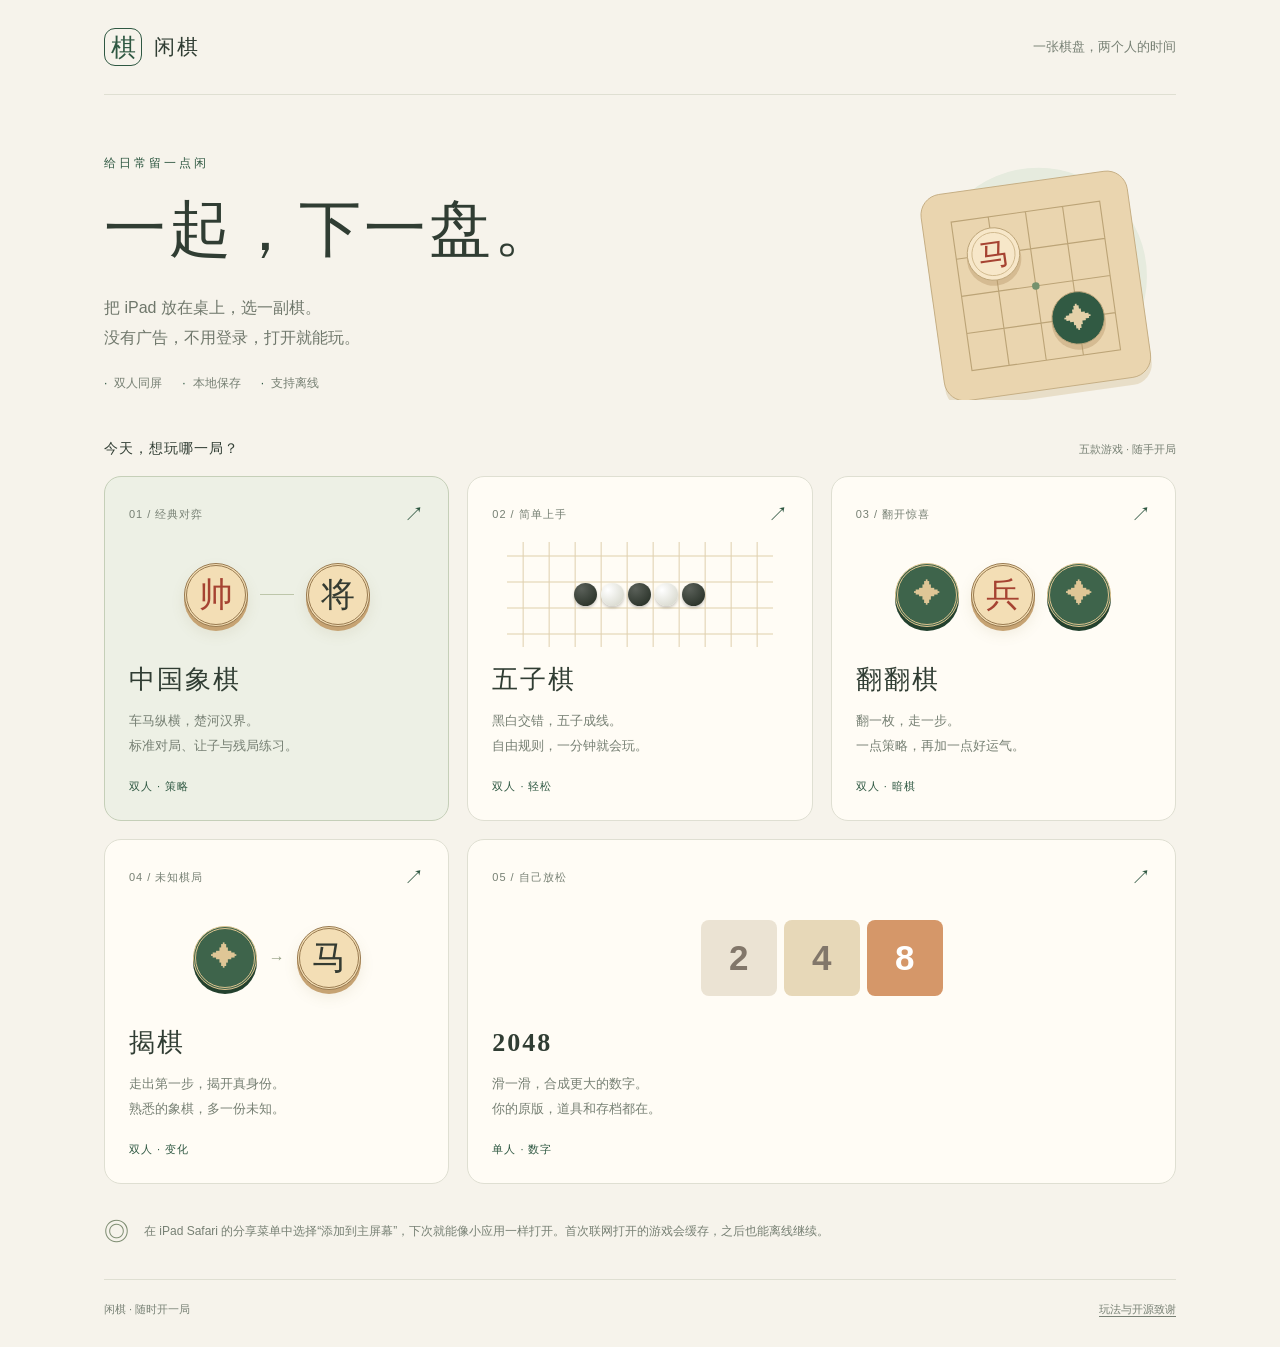
<file: index.html>
<!doctype html>
<html lang="zh-CN">
<head>
  <meta charset="utf-8">
  <meta name="viewport" content="width=device-width, initial-scale=1, viewport-fit=cover">
  <meta name="theme-color" content="#f6f3eb">
  <meta name="apple-mobile-web-app-capable" content="yes">
  <meta name="apple-mobile-web-app-title" content="闲棋">
  <title>闲棋 · 一起下一盘</title>
  <link rel="manifest" href="manifest.webmanifest">
  <link rel="icon" href="assets/icons/app-icon.svg" type="image/svg+xml">
  <link rel="apple-touch-icon" href="assets/icons/app-icon.png">
  <link rel="stylesheet" href="collection.css">
</head>
<body>
  <main class="home shell">
    <header class="site-header"><a class="brand" href="./"><span class="brand-mark">棋</span>闲棋</a><span class="header-note">一张棋盘，两个人的时间</span></header>
    <section class="home-intro">
      <div class="hero-copy">
      <p class="eyebrow">给日常留一点闲</p>
      <h1>一起，下一盘。</h1>
      <p class="intro-copy">把 iPad 放在桌上，选一副棋。<br>没有广告，不用登录，打开就能玩。</p>
      <div class="intro-tags"><span>双人同屏</span><span>本地保存</span><span>支持离线</span></div>
      </div>
      <svg class="hero-art" viewBox="0 0 320 270" aria-hidden="true">
        <circle cx="173" cy="138" r="116" fill="#e6ebde"/>
        <g transform="translate(58 38) rotate(-8 106 100)">
          <rect x="0" y="8" width="222" height="222" rx="22" fill="#c7ab78" opacity=".3"/>
          <rect width="222" height="222" rx="22" fill="#ead5af" stroke="#c6af85"/>
          <path d="M31 31H191V191H31ZM71 31V191M111 31V191M151 31V191M31 71H191M31 111H191M31 151H191" fill="none" stroke="#bca477" stroke-width="1.2"/>
          <circle cx="71" cy="76" r="29" fill="#b39566" opacity=".4"/>
          <circle cx="71" cy="71" r="28" fill="#f7e7c9" stroke="#bca477"/>
          <circle cx="71" cy="71" r="23" fill="none" stroke="#d0b98e"/>
          <text x="71" y="83" text-anchor="middle" font-family="Songti SC,SimSun,serif" font-size="33" fill="#a64332">马</text>
          <circle cx="151" cy="156" r="29" fill="#b39566" opacity=".4"/>
          <circle cx="151" cy="151" r="28" fill="#315a43" stroke="#bda77c"/>
          <text x="151" y="162" text-anchor="middle" font-size="30" fill="#e4d1a9">✦</text>
          <circle cx="111" cy="111" r="4" fill="#75926e"/>
        </g>
      </svg>
    </section>
    <div class="section-heading"><h2>今天，想玩哪一局？</h2><span>五款游戏 · 随手开局</span></div>
    <nav class="game-grid" aria-label="选择游戏">
      <a class="game-card featured" href="board.html?game=xiangqi">
        <div class="card-heading"><span class="card-number">01 / 经典对弈</span><span class="card-arrow" aria-hidden="true">↗</span></div>
        <div class="card-art xiangqi-art" aria-hidden="true"><span class="mini-piece red">帅</span><i></i><span class="mini-piece black">将</span></div>
        <h2>中国象棋</h2><p>车马纵横，楚河汉界。<br>标准对局、让子与残局练习。</p><span class="card-meta">双人 · 策略</span>
      </a>
      <a class="game-card" href="board.html?game=gomoku">
        <div class="card-heading"><span class="card-number">02 / 简单上手</span><span class="card-arrow" aria-hidden="true">↗</span></div>
        <div class="card-art gomoku-art" aria-hidden="true"><b></b><b></b><b></b><b></b><b></b></div>
        <h2>五子棋</h2><p>黑白交错，五子成线。<br>自由规则，一分钟就会玩。</p><span class="card-meta">双人 · 轻松</span>
      </a>
      <a class="game-card" href="board.html?game=banqi">
        <div class="card-heading"><span class="card-number">03 / 翻开惊喜</span><span class="card-arrow" aria-hidden="true">↗</span></div>
        <div class="card-art banqi-art" aria-hidden="true"><span class="mini-piece covered">✦</span><span class="mini-piece red">兵</span><span class="mini-piece covered">✦</span></div>
        <h2>翻翻棋</h2><p>翻一枚，走一步。<br>一点策略，再加一点好运气。</p><span class="card-meta">双人 · 暗棋</span>
      </a>
      <a class="game-card" href="board.html?game=jieqi">
        <div class="card-heading"><span class="card-number">04 / 未知棋局</span><span class="card-arrow" aria-hidden="true">↗</span></div>
        <div class="card-art jieqi-art" aria-hidden="true"><span class="mini-piece covered">✦</span><span class="reveal-arrow">→</span><span class="mini-piece black">马</span></div>
        <h2>揭棋</h2><p>走出第一步，揭开真身份。<br>熟悉的象棋，多一份未知。</p><span class="card-meta">双人 · 变化</span>
      </a>
      <a class="game-card number-card" href="2048.html">
        <div class="card-heading"><span class="card-number">05 / 自己放松</span><span class="card-arrow" aria-hidden="true">↗</span></div>
        <div class="card-art number-art" aria-hidden="true"><span>2</span><span>4</span><span>8</span></div>
        <h2>2048</h2><p>滑一滑，合成更大的数字。<br>你的原版，道具和存档都在。</p><span class="card-meta">单人 · 数字</span>
      </a>
    </nav>
    <aside class="home-note"><span aria-hidden="true">◎</span><p>在 iPad Safari 的分享菜单中选择“添加到主屏幕”，下次就能像小应用一样打开。首次联网打开的游戏会缓存，之后也能离线继续。</p></aside>
    <footer class="site-footer"><span>闲棋 · 随时开一局</span><a href="about.html">玩法与开源致谢</a></footer>
  </main>
  <script src="js/pwa.js"></script>
</body>
</html>
</file>
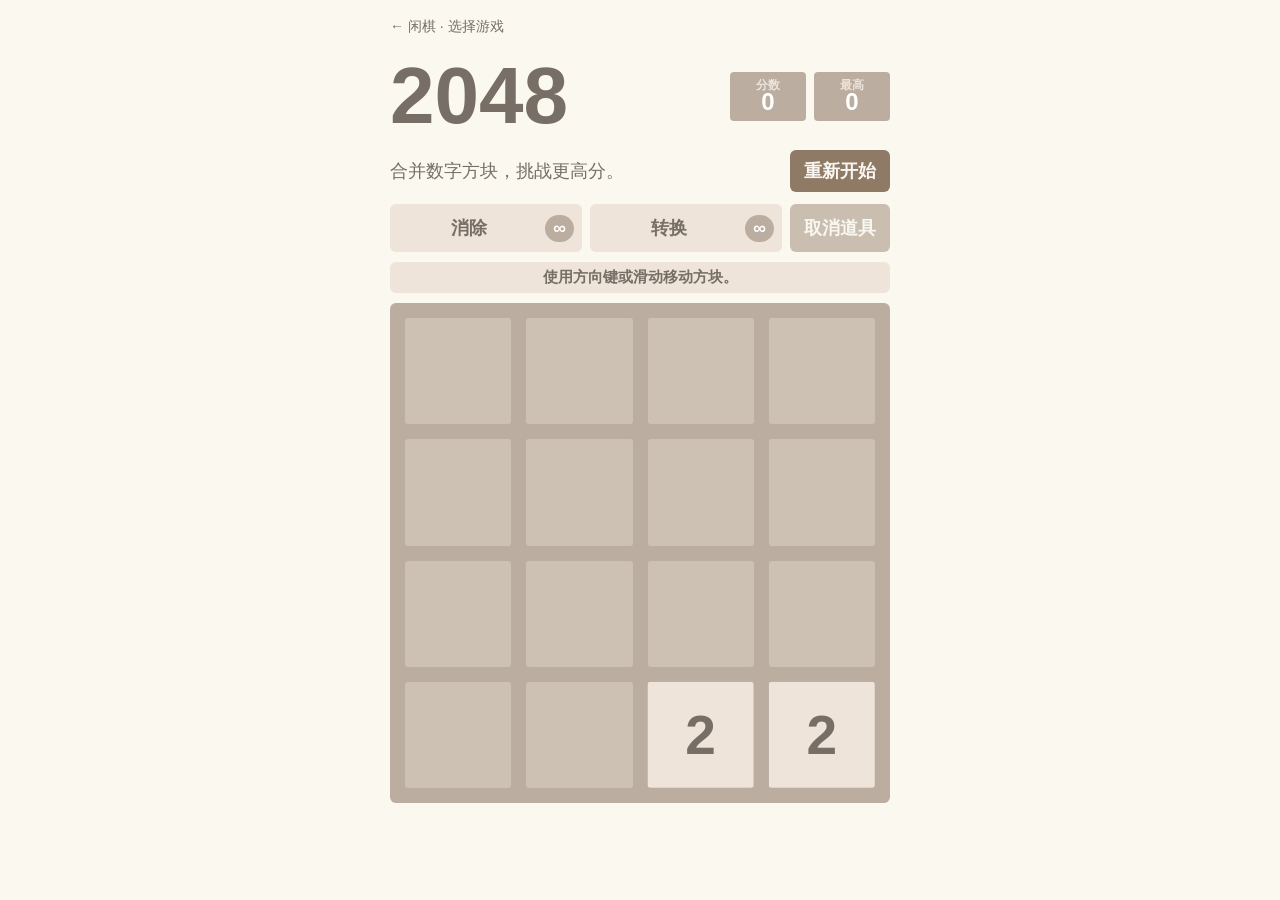
<file: 2048.html>
<!doctype html>
<html lang="zh-CN">
  <head>
    <meta charset="utf-8">
    <meta name="viewport" content="width=device-width, initial-scale=1, viewport-fit=cover">
    <meta name="theme-color" content="#faf8ef">
    <meta name="apple-mobile-web-app-capable" content="yes">
    <meta name="apple-mobile-web-app-title" content="2048">
    <meta name="apple-mobile-web-app-status-bar-style" content="default">
    <title>2048</title>
    <link rel="manifest" href="manifest.webmanifest">
    <link rel="apple-touch-icon" href="assets/icons/app-icon.png">
    <link rel="icon" href="assets/icons/app-icon.svg" type="image/svg+xml">
    <link rel="stylesheet" href="style.css">
  </head>
  <body>
    <main class="container">
      <nav class="collection-back"><a href="./">← 闲棋 · 选择游戏</a></nav>
      <header class="heading">
        <h1 class="title">2048</h1>
        <div class="scores-container" aria-label="分数统计">
          <div class="score-container">0</div>
          <div class="best-container">0</div>
        </div>
      </header>

      <section class="above-game">
        <p class="game-intro">合并数字方块，挑战更高分。</p>
        <button class="restart-button" type="button">重新开始</button>
      </section>

      <section class="tool-bar" aria-label="道具">
        <button class="tool-button hammer-button" type="button">
          <span>消除</span>
          <strong class="hammer-count">∞</strong>
        </button>
        <button class="tool-button brush-button" type="button">
          <span>转换</span>
          <strong class="brush-count">∞</strong>
        </button>
        <button class="cancel-tool-button" type="button">取消道具</button>
      </section>

      <p class="status-text">使用方向键或滑动移动方块。</p>

      <section class="game-container" aria-label="2048 棋盘">
        <div class="game-message">
          <p></p>
          <span class="game-rescue-hint">撤回一步或使用上方道具救回本局</span>
          <div class="lower">
            <button class="undo-button" type="button">撤回一步</button>
            <button class="retry-button" type="button">再来一局</button>
          </div>
        </div>

        <div class="grid-container" aria-hidden="true">
          <button class="grid-cell" type="button" data-x="0" data-y="0"></button>
          <button class="grid-cell" type="button" data-x="1" data-y="0"></button>
          <button class="grid-cell" type="button" data-x="2" data-y="0"></button>
          <button class="grid-cell" type="button" data-x="3" data-y="0"></button>
          <button class="grid-cell" type="button" data-x="0" data-y="1"></button>
          <button class="grid-cell" type="button" data-x="1" data-y="1"></button>
          <button class="grid-cell" type="button" data-x="2" data-y="1"></button>
          <button class="grid-cell" type="button" data-x="3" data-y="1"></button>
          <button class="grid-cell" type="button" data-x="0" data-y="2"></button>
          <button class="grid-cell" type="button" data-x="1" data-y="2"></button>
          <button class="grid-cell" type="button" data-x="2" data-y="2"></button>
          <button class="grid-cell" type="button" data-x="3" data-y="2"></button>
          <button class="grid-cell" type="button" data-x="0" data-y="3"></button>
          <button class="grid-cell" type="button" data-x="1" data-y="3"></button>
          <button class="grid-cell" type="button" data-x="2" data-y="3"></button>
          <button class="grid-cell" type="button" data-x="3" data-y="3"></button>
        </div>

        <div class="tile-container"></div>
      </section>

      <aside class="rank-panel hidden" aria-label="选择目标数字">
        <div class="rank-panel-inner">
          <h2>修改为</h2>
          <div class="rank-options"></div>
          <button class="cancel-rank-button" type="button">取消</button>
        </div>
      </aside>

      <aside class="install-tip hidden">
        <p>iPhone Safari 可点分享按钮，然后选择“添加到主屏幕”。</p>
        <button class="close-install-tip" type="button" aria-label="关闭提示">×</button>
      </aside>
    </main>

    <script src="js/bind_polyfill.js"></script>
    <script src="js/classlist_polyfill.js"></script>
    <script src="js/animframe_polyfill.js"></script>
    <script src="js/keyboard_input_manager.js"></script>
    <script src="js/html_actuator.js"></script>
    <script src="js/grid.js"></script>
    <script src="js/tile.js"></script>
    <script src="js/local_storage_manager.js"></script>
    <script src="js/game_manager.js"></script>
    <script src="js/application.js"></script>
  </body>
</html>
</file>
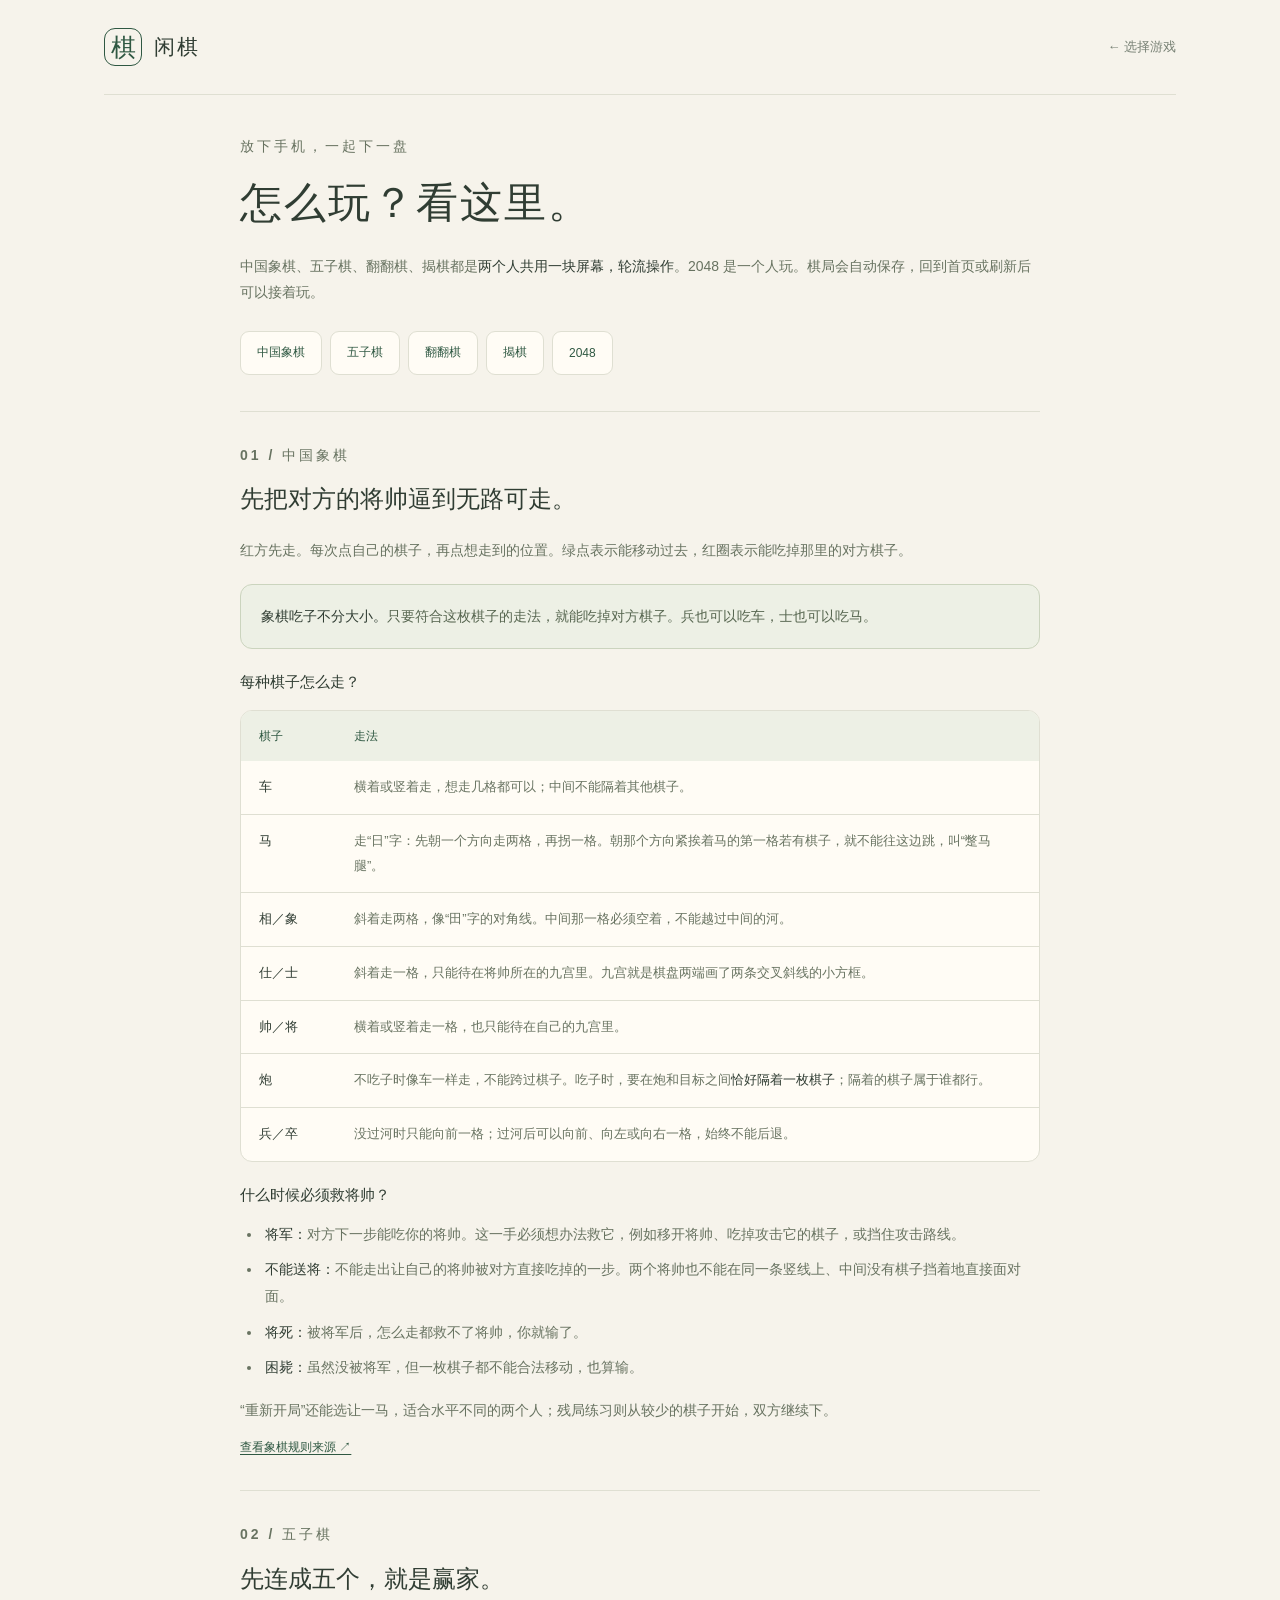
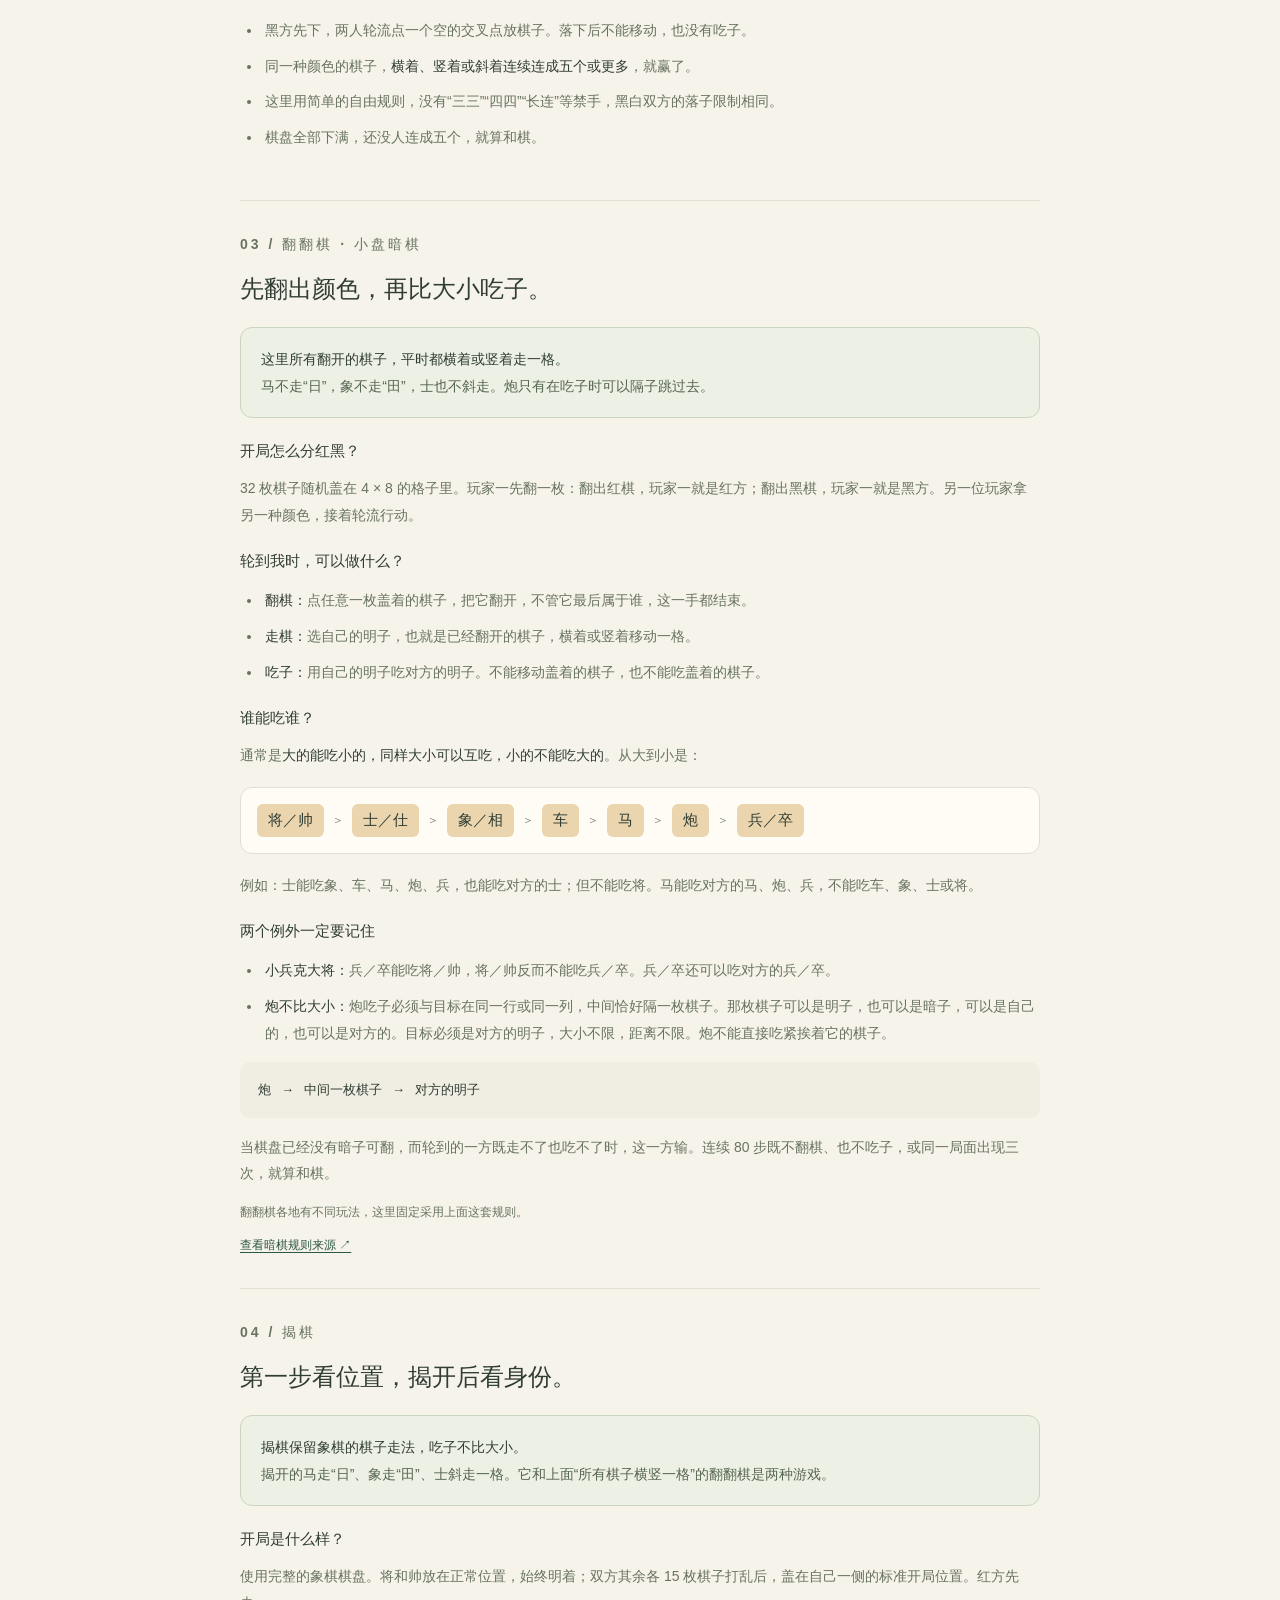
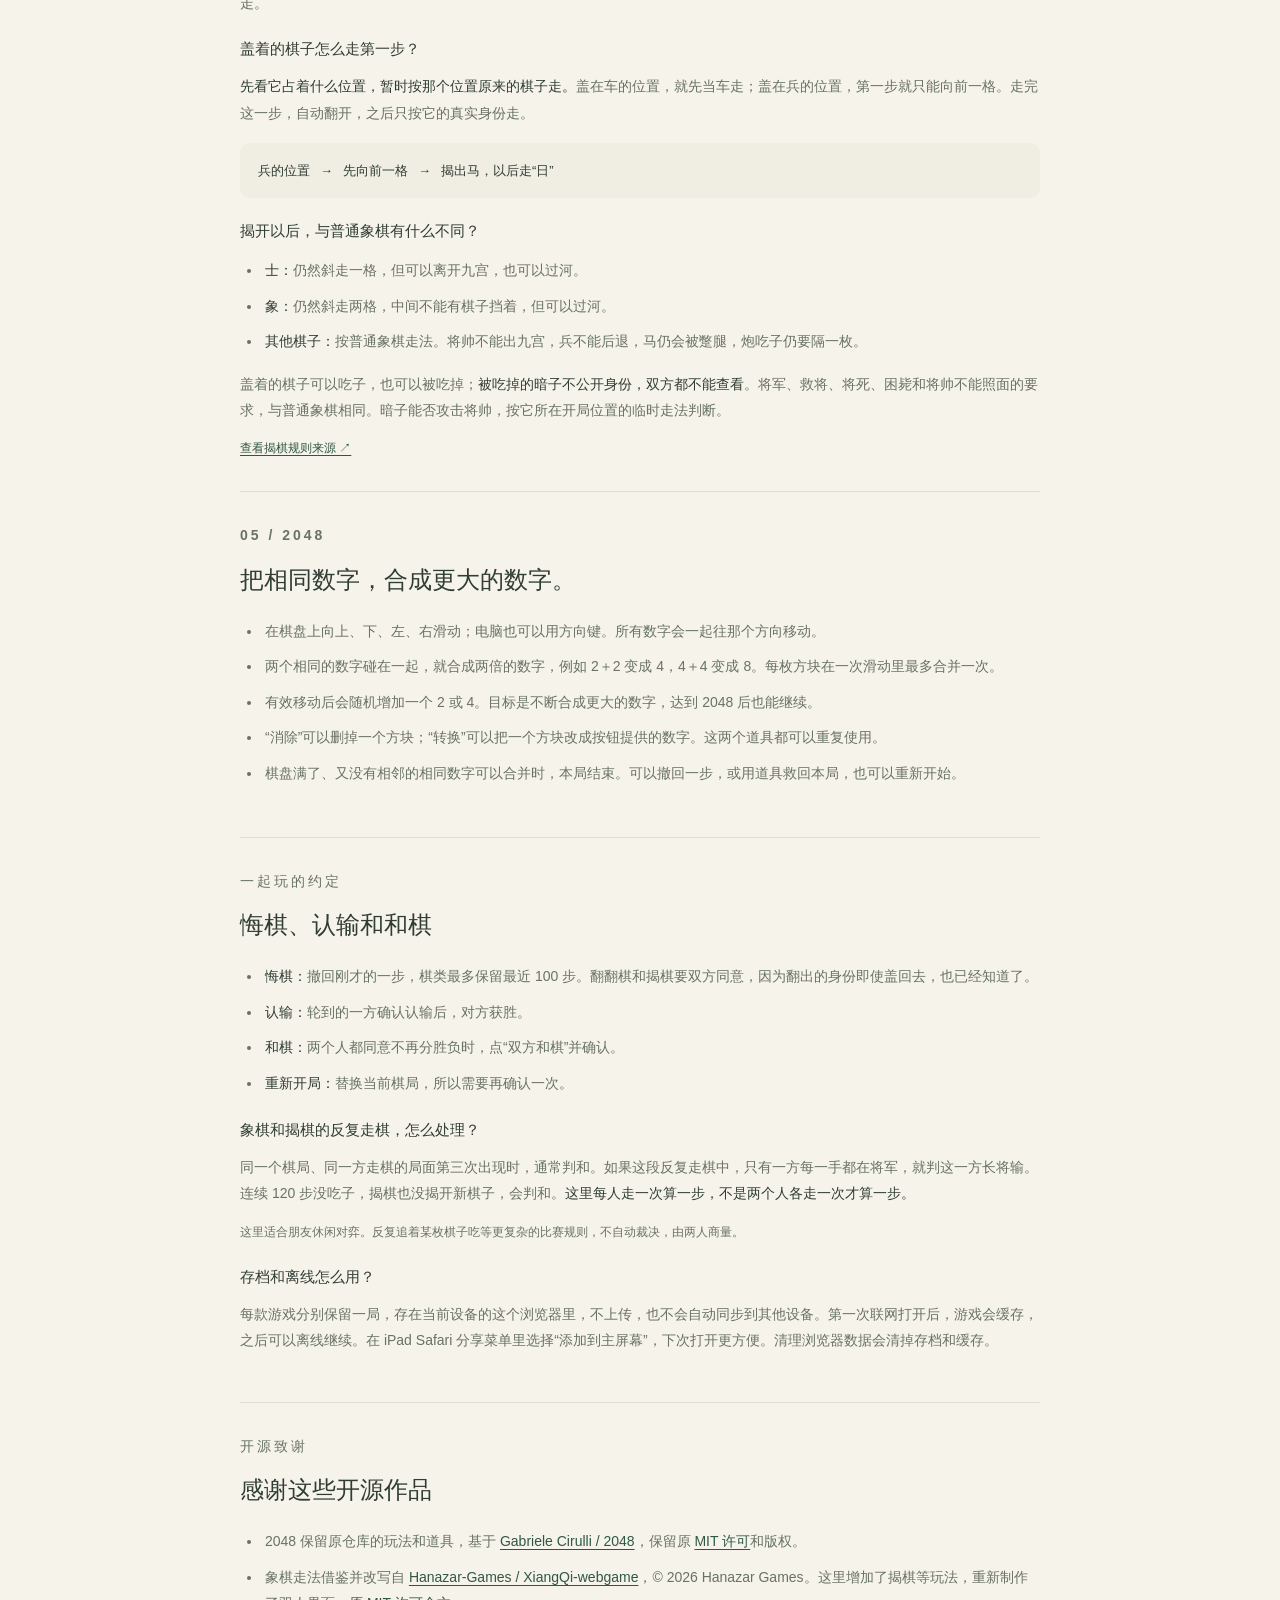
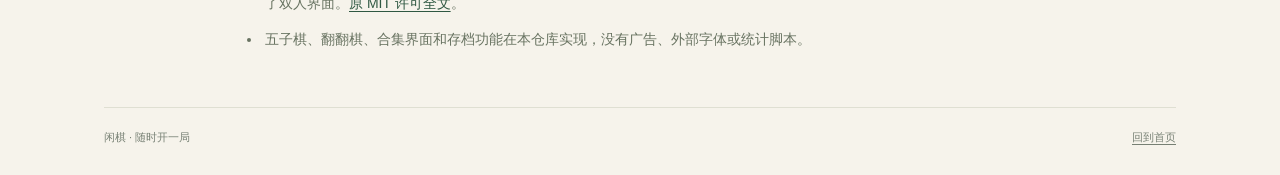
<file: about.html>
<!doctype html>
<html lang="zh-CN">
<head>
  <meta charset="utf-8"><meta name="viewport" content="width=device-width, initial-scale=1, viewport-fit=cover">
  <meta name="theme-color" content="#f6f3eb"><title>怎么玩 · 闲棋</title>
  <link rel="stylesheet" href="collection.css"><link rel="manifest" href="manifest.webmanifest"><link rel="icon" href="assets/icons/app-icon.svg">
</head>
<body><main class="shell">
  <header class="site-header"><a class="brand" href="./"><span class="brand-mark">棋</span>闲棋</a><a class="back-link" href="./">← 选择游戏</a></header>
  <article class="about-content">
    <p class="eyebrow">放下手机，一起下一盘</p><h1>怎么玩？看这里。</h1>
    <p class="rules-intro">中国象棋、五子棋、翻翻棋、揭棋都是<strong>两个人共用一块屏幕，轮流操作</strong>。2048 是一个人玩。棋局会自动保存，回到首页或刷新后可以接着玩。</p>
    <nav class="rules-nav" aria-label="跳到游戏规则"><a href="#xiangqi">中国象棋</a><a href="#gomoku">五子棋</a><a href="#banqi">翻翻棋</a><a href="#jieqi">揭棋</a><a href="#2048">2048</a></nav>

    <section id="xiangqi" class="rule-section">
      <p class="eyebrow">01 / 中国象棋</p><h2>先把对方的将帅逼到无路可走。</h2>
      <p>红方先走。每次点自己的棋子，再点想走到的位置。绿点表示能移动过去，红圈表示能吃掉那里的对方棋子。</p>
      <div class="rule-callout"><strong>象棋吃子不分大小。</strong>只要符合这枚棋子的走法，就能吃掉对方棋子。兵也可以吃车，士也可以吃马。</div>
      <h3>每种棋子怎么走？</h3>
      <table class="rules-table"><thead><tr><th scope="col">棋子</th><th scope="col">走法</th></tr></thead><tbody>
        <tr><th scope="row">车</th><td>横着或竖着走，想走几格都可以；中间不能隔着其他棋子。</td></tr>
        <tr><th scope="row">马</th><td>走“日”字：先朝一个方向走两格，再拐一格。朝那个方向紧挨着马的第一格若有棋子，就不能往这边跳，叫“蹩马腿”。</td></tr>
        <tr><th scope="row">相／象</th><td>斜着走两格，像“田”字的对角线。中间那一格必须空着，不能越过中间的河。</td></tr>
        <tr><th scope="row">仕／士</th><td>斜着走一格，只能待在将帅所在的九宫里。九宫就是棋盘两端画了两条交叉斜线的小方框。</td></tr>
        <tr><th scope="row">帅／将</th><td>横着或竖着走一格，也只能待在自己的九宫里。</td></tr>
        <tr><th scope="row">炮</th><td>不吃子时像车一样走，不能跨过棋子。吃子时，要在炮和目标之间<strong>恰好隔着一枚棋子</strong>；隔着的棋子属于谁都行。</td></tr>
        <tr><th scope="row">兵／卒</th><td>没过河时只能向前一格；过河后可以向前、向左或向右一格，始终不能后退。</td></tr>
      </tbody></table>
      <h3>什么时候必须救将帅？</h3>
      <ul><li><strong>将军：</strong>对方下一步能吃你的将帅。这一手必须想办法救它，例如移开将帅、吃掉攻击它的棋子，或挡住攻击路线。</li><li><strong>不能送将：</strong>不能走出让自己的将帅被对方直接吃掉的一步。两个将帅也不能在同一条竖线上、中间没有棋子挡着地直接面对面。</li><li><strong>将死：</strong>被将军后，怎么走都救不了将帅，你就输了。</li><li><strong>困毙：</strong>虽然没被将军，但一枚棋子都不能合法移动，也算输。</li></ul>
      <p>“重新开局”还能选让一马，适合水平不同的两个人；残局练习则从较少的棋子开始，双方继续下。</p>
      <a class="rule-source" href="https://www.xiangqi.com/how-to-play-xiangqi">查看象棋规则来源 ↗</a>
    </section>

    <section id="gomoku" class="rule-section">
      <p class="eyebrow">02 / 五子棋</p><h2>先连成五个，就是赢家。</h2>
      <ul><li>黑方先下，两人轮流点一个空的交叉点放棋子。落下后不能移动，也没有吃子。</li><li>同一种颜色的棋子，<strong>横着、竖着或斜着连续连成五个或更多</strong>，就赢了。</li><li>这里用简单的自由规则，没有“三三”“四四”“长连”等禁手，黑白双方的落子限制相同。</li><li>棋盘全部下满，还没人连成五个，就算和棋。</li></ul>
    </section>

    <section id="banqi" class="rule-section">
      <p class="eyebrow">03 / 翻翻棋 · 小盘暗棋</p><h2>先翻出颜色，再比大小吃子。</h2>
      <div class="rule-callout"><strong>这里所有翻开的棋子，平时都横着或竖着走一格。</strong><br>马不走“日”，象不走“田”，士也不斜走。炮只有在吃子时可以隔子跳过去。</div>
      <h3>开局怎么分红黑？</h3>
      <p>32 枚棋子随机盖在 4 × 8 的格子里。玩家一先翻一枚：翻出红棋，玩家一就是红方；翻出黑棋，玩家一就是黑方。另一位玩家拿另一种颜色，接着轮流行动。</p>
      <h3>轮到我时，可以做什么？</h3>
      <ul><li><strong>翻棋：</strong>点任意一枚盖着的棋子，把它翻开，不管它最后属于谁，这一手都结束。</li><li><strong>走棋：</strong>选自己的明子，也就是已经翻开的棋子，横着或竖着移动一格。</li><li><strong>吃子：</strong>用自己的明子吃对方的明子。不能移动盖着的棋子，也不能吃盖着的棋子。</li></ul>
      <h3>谁能吃谁？</h3>
      <p>通常是<strong>大的能吃小的，同样大小可以互吃，小的不能吃大的</strong>。从大到小是：</p>
      <div class="rank-order" aria-label="从大到小：将帅、士仕、象相、车、马、炮、兵卒"><span>将／帅</span><b>＞</b><span>士／仕</span><b>＞</b><span>象／相</span><b>＞</b><span>车</span><b>＞</b><span>马</span><b>＞</b><span>炮</span><b>＞</b><span>兵／卒</span></div>
      <p>例如：士能吃象、车、马、炮、兵，也能吃对方的士；但不能吃将。马能吃对方的马、炮、兵，不能吃车、象、士或将。</p>
      <h3>两个例外一定要记住</h3>
      <ul><li><strong>小兵克大将：</strong>兵／卒能吃将／帅，将／帅反而不能吃兵／卒。兵／卒还可以吃对方的兵／卒。</li><li><strong>炮不比大小：</strong>炮吃子必须与目标在同一行或同一列，中间恰好隔一枚棋子。那枚棋子可以是明子，也可以是暗子，可以是自己的，也可以是对方的。目标必须是对方的明子，大小不限，距离不限。炮不能直接吃紧挨着它的棋子。</li></ul>
      <div class="rule-example"><span>炮</span><span>→</span><span>中间一枚棋子</span><span>→</span><span>对方的明子</span></div>
      <p>当棋盘已经没有暗子可翻，而轮到的一方既走不了也吃不了时，这一方输。连续 80 步既不翻棋、也不吃子，或同一局面出现三次，就算和棋。</p>
      <p class="rule-small">翻翻棋各地有不同玩法，这里固定采用上面这套规则。</p><a class="rule-source" href="https://zh.wikipedia.org/wiki/暗棋">查看暗棋规则来源 ↗</a>
    </section>

    <section id="jieqi" class="rule-section">
      <p class="eyebrow">04 / 揭棋</p><h2>第一步看位置，揭开后看身份。</h2>
      <div class="rule-callout"><strong>揭棋保留象棋的棋子走法，吃子不比大小。</strong><br>揭开的马走“日”、象走“田”、士斜走一格。它和上面“所有棋子横竖一格”的翻翻棋是两种游戏。</div>
      <h3>开局是什么样？</h3>
      <p>使用完整的象棋棋盘。将和帅放在正常位置，始终明着；双方其余各 15 枚棋子打乱后，盖在自己一侧的标准开局位置。红方先走。</p>
      <h3>盖着的棋子怎么走第一步？</h3>
      <p><strong>先看它占着什么位置，暂时按那个位置原来的棋子走。</strong>盖在车的位置，就先当车走；盖在兵的位置，第一步就只能向前一格。走完这一步，自动翻开，之后只按它的真实身份走。</p>
      <div class="rule-example"><span>兵的位置</span><span>→</span><span>先向前一格</span><span>→</span><span>揭出马，以后走“日”</span></div>
      <h3>揭开以后，与普通象棋有什么不同？</h3>
      <ul><li><strong>士：</strong>仍然斜走一格，但可以离开九宫，也可以过河。</li><li><strong>象：</strong>仍然斜走两格，中间不能有棋子挡着，但可以过河。</li><li><strong>其他棋子：</strong>按普通象棋走法。将帅不能出九宫，兵不能后退，马仍会被蹩腿，炮吃子仍要隔一枚。</li></ul>
      <p>盖着的棋子可以吃子，也可以被吃掉；<strong>被吃掉的暗子不公开身份，双方都不能查看</strong>。将军、救将、将死、困毙和将帅不能照面的要求，与普通象棋相同。暗子能否攻击将帅，按它所在开局位置的临时走法判断。</p>
      <a class="rule-source" href="https://qizhe.org.cn/home/?p=848">查看揭棋规则来源 ↗</a>
    </section>

    <section id="2048" class="rule-section">
      <p class="eyebrow">05 / 2048</p><h2>把相同数字，合成更大的数字。</h2>
      <ul><li>在棋盘上向上、下、左、右滑动；电脑也可以用方向键。所有数字会一起往那个方向移动。</li><li>两个相同的数字碰在一起，就合成两倍的数字，例如 2＋2 变成 4，4＋4 变成 8。每枚方块在一次滑动里最多合并一次。</li><li>有效移动后会随机增加一个 2 或 4。目标是不断合成更大的数字，达到 2048 后也能继续。</li><li>“消除”可以删掉一个方块；“转换”可以把一个方块改成按钮提供的数字。这两个道具都可以重复使用。</li><li>棋盘满了、又没有相邻的相同数字可以合并时，本局结束。可以撤回一步，或用道具救回本局，也可以重新开始。</li></ul>
    </section>

    <section class="rule-section"><p class="eyebrow">一起玩的约定</p><h2>悔棋、认输和和棋</h2>
      <ul><li><strong>悔棋：</strong>撤回刚才的一步，棋类最多保留最近 100 步。翻翻棋和揭棋要双方同意，因为翻出的身份即使盖回去，也已经知道了。</li><li><strong>认输：</strong>轮到的一方确认认输后，对方获胜。</li><li><strong>和棋：</strong>两个人都同意不再分胜负时，点“双方和棋”并确认。</li><li><strong>重新开局：</strong>替换当前棋局，所以需要再确认一次。</li></ul>
      <h3>象棋和揭棋的反复走棋，怎么处理？</h3>
      <p>同一个棋局、同一方走棋的局面第三次出现时，通常判和。如果这段反复走棋中，只有一方每一手都在将军，就判这一方长将输。连续 120 步没吃子，揭棋也没揭开新棋子，会判和。<strong>这里每人走一次算一步，不是两个人各走一次才算一步。</strong></p>
      <p class="rule-small">这里适合朋友休闲对弈。反复追着某枚棋子吃等更复杂的比赛规则，不自动裁决，由两人商量。</p>
      <h3>存档和离线怎么用？</h3><p>每款游戏分别保留一局，存在当前设备的这个浏览器里，不上传，也不会自动同步到其他设备。第一次联网打开后，游戏会缓存，之后可以离线继续。在 iPad Safari 分享菜单里选择“添加到主屏幕”，下次打开更方便。清理浏览器数据会清掉存档和缓存。</p>
    </section>

    <section class="rule-section credits"><p class="eyebrow">开源致谢</p><h2>感谢这些开源作品</h2>
      <ul><li>2048 保留原仓库的玩法和道具，基于 <a href="https://github.com/gabrielecirulli/2048">Gabriele Cirulli / 2048</a>，保留原 <a href="LICENSE">MIT 许可</a>和版权。</li><li>象棋走法借鉴并改写自 <a href="https://github.com/Hanazar-Games/XiangQi-webgame/tree/a0ba4b97e39a3045c06961edea78c600fcae89ff">Hanazar-Games / XiangQi-webgame</a>，© 2026 Hanazar Games。这里增加了揭棋等玩法，重新制作了双人界面。<a href="licenses/Hanazar-Games-MIT.txt">原 MIT 许可全文</a>。</li><li>五子棋、翻翻棋、合集界面和存档功能在本仓库实现，没有广告、外部字体或统计脚本。</li></ul>
    </section>
  </article><footer class="site-footer"><span>闲棋 · 随时开一局</span><a href="./">回到首页</a></footer>
</main><script src="js/pwa.js"></script></body>
</html>
</file>
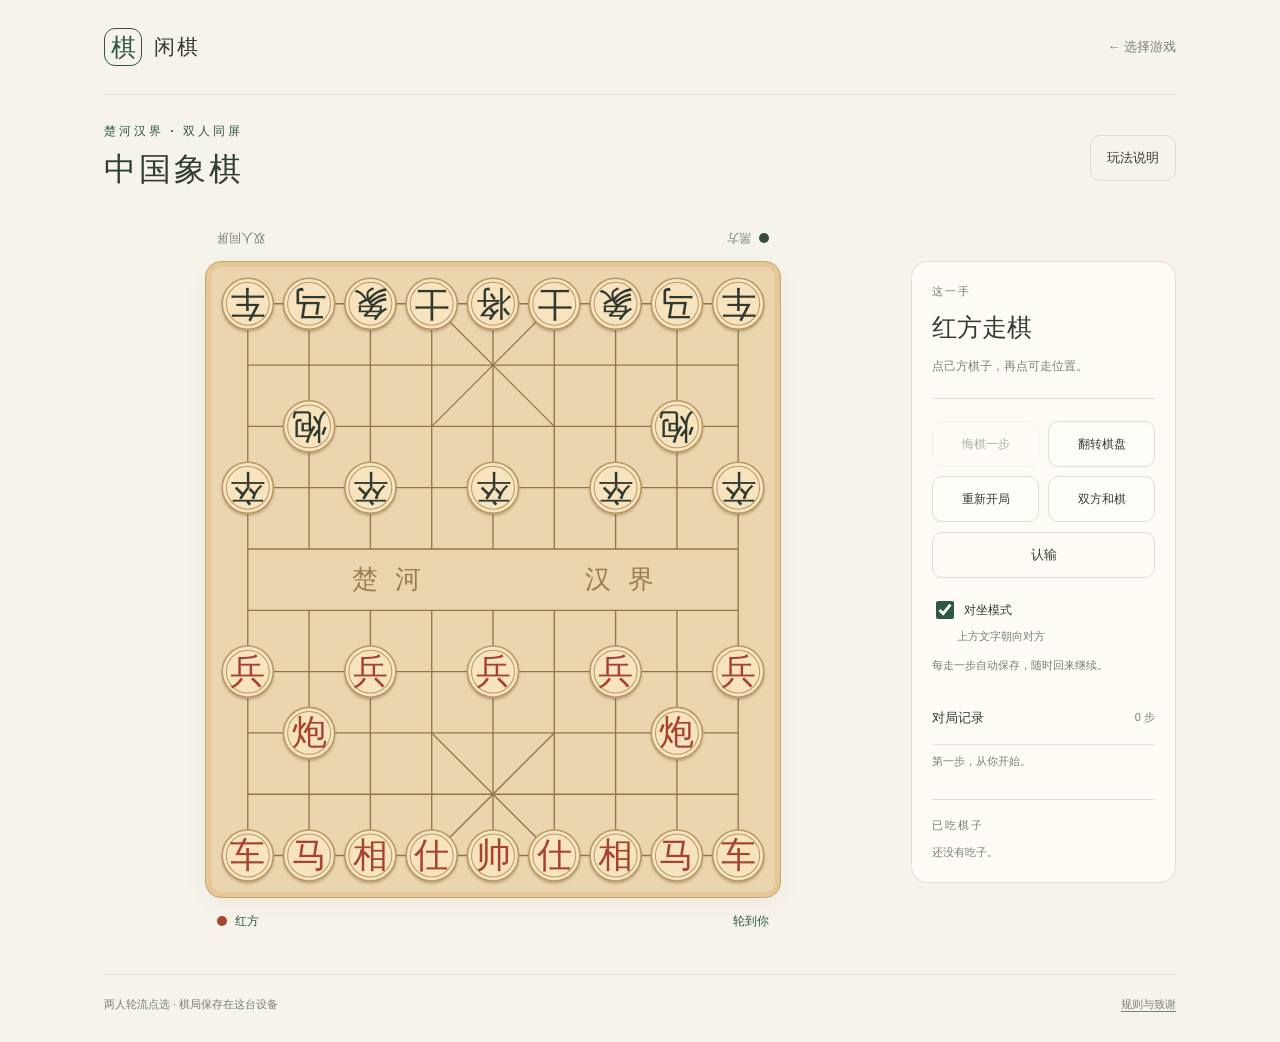
<file: board.html>
<!doctype html>
<html lang="zh-CN">
<head>
  <meta charset="utf-8">
  <meta name="viewport" content="width=device-width, initial-scale=1, viewport-fit=cover">
  <meta name="theme-color" content="#f6f3eb">
  <meta name="apple-mobile-web-app-capable" content="yes">
  <meta name="apple-mobile-web-app-title" content="闲棋">
  <title>双人棋盘 · 闲棋</title>
  <link rel="manifest" href="manifest.webmanifest">
  <link rel="icon" href="assets/icons/app-icon.svg" type="image/svg+xml">
  <link rel="apple-touch-icon" href="assets/icons/app-icon.png">
  <link rel="stylesheet" href="collection.css">
</head>
<body>
  <main class="play-shell shell">
    <header class="site-header"><a class="brand" href="./"><span class="brand-mark">棋</span>闲棋</a><a class="back-link" href="./">← 选择游戏</a></header>
    <div class="play-heading"><div><p class="eyebrow" id="game-tag">双人同屏</p><h1 id="game-title">棋盘加载中</h1></div><button id="rules-button" class="quiet-button" type="button">玩法说明</button></div>
    <div class="play-layout">
      <section class="table-area" aria-label="对弈区域">
        <div id="top-player" class="player-bar"></div>
        <div class="board-frame"><svg id="board" xmlns="http://www.w3.org/2000/svg" aria-label="棋盘"></svg></div>
        <div id="bottom-player" class="player-bar"></div>
      </section>
      <aside class="game-panel">
        <section class="turn-panel"><p class="panel-label">这一手</p><h2 id="turn-title"></h2><p id="status" role="status" aria-live="polite"></p></section>
        <div class="action-grid"><button id="undo" type="button">悔棋一步</button><button id="flip" type="button">翻转棋盘</button><button id="new-game" type="button">重新开局</button><button id="draw" type="button">双方和棋</button></div>
        <button id="resign" class="quiet-button full-width" type="button">认输</button>
        <label class="face-setting"><input id="face-to-face" type="checkbox" checked> 对坐模式 <span>上方文字朝向对方</span></label>
        <p class="save-note" id="save-note">每走一步自动保存，随时回来继续。</p>
        <section class="moves-panel"><div class="panel-heading"><h2>对局记录</h2><span id="move-count"></span></div><ol id="moves" aria-label="最近走棋记录"></ol></section>
        <div class="captured-panel"><p class="panel-label">已吃棋子</p><div id="captured"></div></div>
      </aside>
    </div>
    <footer class="site-footer"><span>两人轮流点选 · 棋局保存在这台设备</span><a href="about.html">规则与致谢</a></footer>
    <noscript>请开启 JavaScript 后游玩。</noscript>
  </main>
  <dialog id="rules-dialog"><div class="dialog-heading"><h2>玩法说明</h2><button class="dialog-close" type="button" aria-label="关闭说明">×</button></div><div id="rules-content"></div><button class="primary-button dialog-close" type="button">知道了</button></dialog>
  <dialog id="confirm-dialog"><h2 id="confirm-title"></h2><p id="confirm-copy"></p><div id="setup-area" hidden><label for="setup">选择开局</label><select id="setup"><option value="standard">标准对局</option><option value="red-handicap">红方让一马</option><option value="black-handicap">黑方让一马</option><option value="rook-endgame">残局练习 · 车兵对车卒</option><option value="horse-endgame">残局练习 · 马炮兵</option></select></div><div class="dialog-actions"><button id="confirm-cancel" type="button">取消</button><button id="confirm-ok" class="primary-button" type="button">确认</button></div></dialog>
  <script type="module" src="js/games/app.mjs"></script>
  <script src="js/pwa.js"></script>
</body>
</html>
</file>
<file: collection.css>
:root {
  --paper:#f6f3eb; --ink:#303d33; --muted:#778074; --green:#2f5842; --line:#dfdfd2; --red:#a64332;
  font-family:-apple-system,BlinkMacSystemFont,"Segoe UI","PingFang SC","Microsoft YaHei",sans-serif;
  color:var(--ink); background:var(--paper); font-synthesis:none;
}
* { box-sizing:border-box; }
body { margin:0; }
a { color:inherit; text-decoration:none; }
button,input,select { font:inherit; }
button,a,input,select { -webkit-tap-highlight-color:transparent; }
button { cursor:pointer; border:1px solid var(--line); background:#fffdf7; color:var(--ink); border-radius:10px; min-height:46px; padding:10px 16px; font-weight:600; }
button:hover { border-color:var(--green); }
button:disabled { opacity:.4; cursor:default; }
button:focus-visible,a:focus-visible,input:focus-visible,select:focus-visible,[tabindex]:focus-visible { outline:3px solid #bd8c3d; outline-offset:4px; }
.shell { width:min(1120px,100%); margin:auto; padding:0 max(24px,env(safe-area-inset-left)) max(18px,env(safe-area-inset-bottom)); }
.site-header { display:flex; justify-content:space-between; align-items:center; padding:28px 0; border-bottom:1px solid var(--line); gap:18px; }
.brand { display:flex; align-items:center; gap:12px; font-size:21px; font-weight:750; letter-spacing:2px; }
.brand-mark { display:grid; place-items:center; width:38px; height:38px; border:1px solid var(--green); border-radius:11px; font-family:"Songti SC",SimSun,serif; color:var(--green); font-size:25px; letter-spacing:0; }
.header-note,.back-link { font-size:13px; color:var(--muted); }
.home-intro { padding:52px 0 40px; display:grid; grid-template-columns:minmax(0,1fr) 300px; align-items:center; gap:32px; }
.hero-art { display:block; width:100%; max-width:300px; justify-self:end; }
.section-heading { display:flex; align-items:center; justify-content:space-between; gap:16px; margin:0 0 18px; }
.section-heading h2 { margin:0; font-size:14px; font-weight:600; letter-spacing:1px; }
.section-heading>span { color:var(--muted); font-size:11px; }
.eyebrow { font-size:12px; letter-spacing:3px; color:var(--green); margin:0 0 15px; font-weight:650; }
.home h1 { font-family:"Songti SC",SimSun,serif; font-size:clamp(38px,6vw,62px); font-weight:500; letter-spacing:3px; margin:0 0 22px; }
.intro-copy { color:#6f776b; font-size:16px; line-height:1.9; margin:0; }
.intro-tags { display:flex; gap:20px; color:var(--muted); font-size:12px; margin-top:22px; }
.intro-tags span::before { content:"·"; margin-right:7px; color:var(--green); }
.game-grid { display:grid; grid-template-columns:repeat(3,1fr); gap:18px; }
.game-card { padding:24px; background:#fffcf5; border:1px solid var(--line); border-radius:17px; transition:transform .15s,border-color .15s,box-shadow .15s; min-height:334px; overflow:hidden; display:flex; flex-direction:column; }
.game-card:hover { transform:translateY(-3px); border-color:#83957b; box-shadow:0 10px 24px #354d2d0b; }
.game-card.featured { background:#edf0e5; border-color:#c5cfb8; }
.card-heading { display:flex; justify-content:space-between; align-items:center; min-height:22px; }
.card-number { font-size:11px; color:var(--muted); letter-spacing:1px; }
.card-arrow { font-size:20px; color:var(--green); }
.card-art { height:105px; min-height:105px; flex-shrink:0; display:flex; align-items:center; justify-content:center; gap:12px; margin:14px 0 8px; }
.mini-piece { display:grid; place-items:center; width:64px; height:64px; flex:none; border-radius:50%; background:#f3deb5; border:3px double #987a50; box-shadow:0 4px 0 #c6a373,0 7px 14px #937e4820; font-size:34px; font-family:"Songti SC",SimSun,serif; font-weight:bold; }
.mini-piece.red { color:var(--red); }
.mini-piece.black { color:#343b32; }
.mini-piece.covered { background:#3e644b; color:#dfc696; border-color:#dcc38f; font-size:27px; box-shadow:0 4px 0 #23412e; }
.xiangqi-art i { height:1px; width:34px; background:#bdc6aa; }
.game-card h2 { font-family:"Songti SC",SimSun,serif; font-size:26px; line-height:1.3; font-weight:550; margin:8px 0 12px; letter-spacing:2px; }
.game-card p { font-size:13px; line-height:1.9; color:var(--muted); margin:0 0 18px; }
.card-meta { font-size:11px; color:var(--green); letter-spacing:1px; line-height:20px; margin-top:auto; }
.gomoku-art { background-image:linear-gradient(#dfcfad 1px,transparent 1px),linear-gradient(90deg,#dfcfad 1px,transparent 1px); background-size:26px 26px; background-position:center; gap:4px; border-radius:12px; margin-left:15px; margin-right:15px; }
.gomoku-art b { width:23px; height:23px; border-radius:50%; background:radial-gradient(circle at 33% 25%,#5a6059,#20291f); box-shadow:0 2px 3px #0003; }
.gomoku-art b:nth-child(even) { background:radial-gradient(circle at 30% 30%,#fff,#d1d2c5); }
.reveal-arrow { color:#96a086; }
.number-art { gap:7px; }
.number-art span { width:59px; height:59px; border-radius:8px; display:grid; place-items:center; background:#ebe3d3; font-size:28px; font-weight:750; color:#82776a; }
.number-art span:nth-child(2) { background:#e7d8b8; }
.number-art span:nth-child(3) { background:#d59769; color:white; }
.number-card { grid-column:span 2; }
.home-note { display:flex; gap:15px; padding:25px 0; align-items:center; color:var(--muted); font-size:12px; line-height:1.8; }
.home-note>span { font-size:25px; color:#7d8c71; }
.home-note p { max-width:700px; margin:0; }
.site-footer { border-top:1px solid var(--line); padding:22px 0 12px; display:flex; justify-content:space-between; gap:15px; font-size:11px; color:var(--muted); }
.site-footer a { text-decoration:underline; text-underline-offset:3px; }
.play-heading { display:flex; justify-content:space-between; align-items:center; padding:28px 0 23px; }
.play-heading h1 { font-family:"Songti SC",SimSun,serif; font-size:32px; letter-spacing:3px; font-weight:550; margin:0; }
.play-heading .eyebrow { margin-bottom:8px; }
.quiet-button { background:transparent; border-color:var(--line); font-size:13px; }
.play-layout { display:grid; grid-template-columns:minmax(0,1fr) 265px; gap:30px; align-items:start; margin-bottom:30px; }
.table-area { max-width:670px; width:100%; margin:0 auto; }
.mode-banqi .table-area { max-width:340px; }
.board-frame { border:1px solid #c1a576; border-radius:16px; padding:5px; background:#e5c895; box-shadow:0 9px 24px #5c46100c; overflow:hidden; }
#board { width:100%; display:block; background:#ead5af; border-radius:11px; touch-action:manipulation; user-select:none; -webkit-user-select:none; }
.board-grid { stroke:#90754d; stroke-width:1.3; fill:none; }
.board-dot { fill:#8d734d; }
.river-label { font-family:"Songti SC",SimSun,serif; fill:#9b7d52; font-size:25px; letter-spacing:5px; }
.board-cell { cursor:pointer; outline:none; }
.board-cell:focus-visible .hit-area { stroke:#bd8c3d; stroke-width:3; }
.piece-base { fill:#f7e4bf; stroke:#b89865; stroke-width:1.5; filter:drop-shadow(0 2px 1px #73562955); }
.piece-ring { fill:none; stroke:#b39a6a; stroke-width:1; }
.piece-label { font-family:"Songti SC",SimSun,serif; font-size:34px; font-weight:700; dominant-baseline:central; text-anchor:middle; pointer-events:none; }
.red-piece { fill:var(--red); }
.black-piece { fill:#303930; }
.covered-base { fill:#355c43; stroke:#d3b982; stroke-width:2; }
.covered-label { fill:#d6bf91; font-size:26px; }
.selected-ring { fill:none; stroke:#3e704a; stroke-width:4; }
.legal-dot { fill:#3d7153; opacity:.75; pointer-events:none; }
.capture-ring { fill:none; stroke:#a64332; stroke-width:3; stroke-dasharray:5 3; pointer-events:none; }
.last-ring { fill:none; stroke:#846733; stroke-width:2; stroke-dasharray:3 3; pointer-events:none; }
.stone-black { fill:url(#black-stone); stroke:#282e27; stroke-width:1; }
.stone-white { fill:url(#white-stone); stroke:#bbbdaf; stroke-width:1; }
.last-stone { fill:#b67936; }
.player-bar { min-height:46px; display:flex; align-items:center; justify-content:space-between; color:var(--muted); font-size:12px; padding:8px 12px; gap:10px; }
.player-name { display:flex; align-items:center; gap:8px; font-weight:600; }
.player-dot { width:10px; height:10px; border-radius:50%; background:#364c39; }
.player-dot.red { background:var(--red); }
.player-dot.white { background:#fff; border:1px solid #bdc1b0; }
.player-active { color:var(--green); }
.opponent-facing { transform:rotate(180deg); }
.game-panel { margin-top:46px; padding:22px 20px; border:1px solid var(--line); background:#fffcf5; border-radius:16px; }
.turn-panel { border-bottom:1px solid var(--line); padding:0 0 20px; min-height:110px; }
.panel-label { color:var(--muted); font-size:11px; letter-spacing:2px; margin:0 0 12px; }
.turn-panel h2 { font-family:"Songti SC",SimSun,serif; font-size:25px; font-weight:550; margin:0 0 12px; }
.turn-panel #status { font-size:12px; line-height:1.8; color:var(--muted); min-height:22px; margin:0; }
.action-grid { display:grid; grid-template-columns:1fr 1fr; gap:9px; margin:22px 0 10px; }
.action-grid button { font-size:12px; padding:10px 8px; }
.full-width { width:100%; }
.face-setting { display:flex; align-items:center; gap:7px; flex-wrap:wrap; font-size:12px; margin:20px 0 12px; }
.face-setting input { width:18px; height:18px; accent-color:var(--green); }
.face-setting span { display:block; width:100%; margin-left:25px; color:var(--muted); font-size:11px; }
.save-note { font-size:11px; line-height:1.8; color:var(--muted); margin:0 0 22px; }
.panel-heading { display:flex; justify-content:space-between; align-items:center; }
.panel-heading h2 { font-size:13px; font-weight:650; }
.panel-heading span { font-size:11px; color:var(--muted); }
#moves { max-height:160px; overflow-y:auto; list-style:none; padding:0; margin:7px 0 20px; color:var(--muted); font-size:11px; line-height:1.8; }
#moves li { padding:7px 0; border-top:1px solid #e4e4d9; }
.captured-panel { border-top:1px solid var(--line); padding-top:18px; }
.captured-panel>div { display:flex; gap:5px; flex-wrap:wrap; }
.captured-token { display:grid; place-items:center; width:26px; height:26px; border:1px solid #d8c298; border-radius:50%; background:#f0dfbd; font-family:SimSun,serif; font-size:15px; }
.captured-token.red { color:var(--red); }
.captured-token.hidden-piece { background:#355c43; color:#d6bf91; }
.empty-note { font-size:11px; color:var(--muted); }
dialog { border:1px solid var(--line); border-radius:18px; padding:26px; width:min(490px,calc(100% - 32px)); color:var(--ink); background:#fffcf5; max-height:85dvh; overflow:auto; box-shadow:0 20px 70px #243e2626; }
dialog::backdrop { background:#22362566; }
dialog h2 { font-family:"Songti SC",SimSun,serif; font-weight:550; font-size:24px; margin:0 0 18px; }
dialog p,dialog li { font-size:13px; line-height:1.9; color:#707869; }
dialog ul { padding-left:22px; }
.dialog-heading { display:flex; align-items:center; justify-content:space-between; }
.dialog-heading button { border:0; background:transparent; font-size:25px; }
.primary-button { background:var(--green); color:#fff; border-color:var(--green); }
.dialog-actions { display:flex; justify-content:flex-end; gap:10px; margin-top:24px; }
#setup-area label { display:block; font-size:12px; margin-bottom:8px; }
select { width:100%; padding:12px; border:1px solid var(--line); border-radius:8px; background:#fff; color:var(--ink); }
.rules-footnote { border-top:1px solid var(--line); padding-top:12px; font-size:11px!important; }
.about-content { max-width:730px; padding:38px 0; }
.about-content h1 { font-family:SimSun,serif; font-size:34px; font-weight:550; }
.about-content h2 { font-size:20px; margin-top:32px; }
.about-content p,.about-content li { font-size:14px; line-height:1.9; color:#687361; }
.about-content a { color:var(--green); text-decoration:underline; text-underline-offset:3px; }
.about-content { max-width:800px; margin:0 auto; }
.about-content>h1 { font-size:clamp(30px,5vw,42px); letter-spacing:2px; margin:14px 0 22px; }
.about-content h3 { font-size:15px; margin:24px 0 10px; font-weight:650; }
.about-content strong { color:var(--ink); font-weight:650; }
.rules-nav { display:flex; gap:8px; flex-wrap:wrap; margin:25px 0 36px; }
.rules-nav a { display:flex; align-items:center; min-height:44px; padding:10px 16px; border:1px solid var(--line); border-radius:9px; font-size:12px; background:#fffcf5; text-decoration:none; }
.rule-section { padding:30px 0 34px; border-top:1px solid var(--line); scroll-margin-top:24px; }
.rule-section .eyebrow { margin:0 0 13px; }
.rule-section h2 { font-family:"Songti SC",SimSun,serif; font-size:24px; font-weight:550; line-height:1.5; margin:0 0 20px; }
.rule-section ul { padding-left:22px; }
.rule-section li { padding-left:3px; margin:9px 0; }
.rule-callout { padding:18px 20px; margin:20px 0; border:1px solid #cbd4be; border-radius:12px; background:#edf0e5; font-size:14px; line-height:1.9; color:#576650; }
.rules-table { width:100%; border-collapse:separate; border-spacing:0; border:1px solid var(--line); border-radius:12px; overflow:hidden; background:#fffcf5; margin:18px 0; font-size:13px; line-height:1.9; }
.rules-table th,.rules-table td { padding:14px 18px; border-bottom:1px solid var(--line); text-align:left; vertical-align:top; }
.rules-table thead th { background:#edf0e5; font-size:12px; color:var(--green); }
.rules-table tbody th { width:95px; white-space:nowrap; font-weight:600; }
.rules-table tbody td { color:#687361; }
.rules-table tr:last-child th,.rules-table tr:last-child td { border-bottom:0; }
.rank-order { display:flex; align-items:center; gap:8px; flex-wrap:wrap; padding:16px; margin:18px 0; border:1px solid var(--line); background:#fffcf5; border-radius:12px; }
.rank-order span { background:#ead5af; border-radius:6px; padding:7px 11px; font-family:"Songti SC",SimSun,serif; font-size:15px; white-space:nowrap; }
.rank-order b { font-size:12px; font-weight:400; color:var(--muted); }
.rule-example { display:flex; align-items:center; gap:10px; flex-wrap:wrap; padding:16px 18px; background:#f0ede3; border-radius:10px; margin:16px 0; font-size:13px; line-height:1.8; }
.about-content .rule-small,.about-content .rule-source { font-size:12px; }
.credits { padding-bottom:0; }
@media(min-width:960px) {
  .number-card .card-art span { width:76px; height:76px; font-size:35px; }
}
@media(min-width:701px) and (min-height:650px) {
  .table-area { max-width:min(670px,calc((100dvh - 260px) * .9)); }
  .mode-gomoku .table-area { max-width:min(670px,calc(100dvh - 260px)); }
  .mode-banqi .table-area { max-width:min(340px,calc((100dvh - 260px) * .5)); }
}
@media(max-width:960px) {
  .home-intro { grid-template-columns:minmax(0,1fr) 240px; }
  .hero-art { max-width:240px; }
  .game-grid { grid-template-columns:repeat(2,1fr); }
  .play-layout { grid-template-columns:minmax(0,1fr) 220px; gap:20px; }
  .shell { padding-left:20px; padding-right:20px; }
  .header-note { font-size:11px; }
}
@media(max-width:700px) {
  .play-layout { grid-template-columns:1fr; gap:12px; }
  .table-area { max-width:540px; }
  .game-panel { display:grid; grid-template-columns:1fr 1fr; gap:0 16px; max-width:540px; width:100%; margin:0 auto; padding:18px; }
  .turn-panel { grid-column:span 2; min-height:auto; padding:5px 0 14px; }
  .turn-panel h2 { font-size:23px; display:inline-block; margin-right:14px; }
  .turn-panel .panel-label { display:none; }
  .turn-panel #status { display:inline; }
  .action-grid { grid-column:span 2; margin:14px 0; grid-template-columns:repeat(4,1fr); gap:5px; }
  .action-grid button { padding:10px 3px; font-size:11px; }
  .face-setting { margin:0; align-self:center; }
  .face-setting span { display:none; }
  .save-note,.moves-panel,.captured-panel { grid-column:span 2; }
  .save-note { margin:12px 0; }
  .moves-panel { margin-top:5px; }
  #moves { max-height:115px; }
  .play-heading { padding:20px 0 14px; }
  .play-heading h1 { font-size:28px; }
  .player-bar { min-height:37px; padding:7px 8px; }
  .site-header { padding:20px 0; }
  .home-intro { padding:40px 0 30px; }
  .home-intro { grid-template-columns:1fr; gap:0; }
  .hero-art { display:none; }
  .game-card { padding:18px; min-height:300px; }
  .game-card h2 { font-size:23px; }
  .mini-piece { width:51px; height:51px; font-size:28px; }
  .card-art { gap:8px; }
  .game-card p { font-size:12px; }
  .card-number { font-size:10px; }
  .header-note { display:none; }
  .site-footer { line-height:1.7; }
}
@media(max-width:420px) {
  .rules-table th,.rules-table td { padding:12px; }
  .rules-table tbody th { width:70px; }
  .rule-callout { padding:16px; }
  .rule-section h2 { font-size:21px; }
  .shell { padding-left:12px; padding-right:12px; }
  .game-grid { gap:10px; }
  .game-card { padding:14px; min-height:286px; }
  .card-art { height:92px; min-height:92px; }
  .number-card { min-height:230px; }
  .section-heading h2 { font-size:13px; }
  .section-heading>span { font-size:10px; }
  .xiangqi-art i { width:15px; }
  .mini-piece { width:44px; height:44px; font-size:24px; }
  .banqi-art { gap:4px; }
  .banqi-art .mini-piece { width:38px; height:38px; }
  .number-art span { width:40px; height:40px; font-size:21px; }
  .gomoku-art { margin-left:0; margin-right:0; }
  .gomoku-art b { width:19px; height:19px; }
  .home h1 { font-size:38px; }
  .intro-copy { font-size:14px; }
  .site-footer { font-size:10px; }
}
@media(prefers-reduced-motion:reduce) { * { transition:none!important; } }
</file>
<file: style.css>
:root {
  --page: #faf8ef;
  --ink: #776e65;
  --board: #bbada0;
  --empty: rgba(238, 228, 218, 0.35);
  --button: #8f7a66;
  --button-active: #edc53f;
  --board-size: min(92vw, 500px);
  --gap: clamp(10px, 2.8vw, 15px);
  --cell: calc((var(--board-size) - var(--gap) * 5) / 4);
  --step: calc(var(--cell) + var(--gap));
  font-family: "Clear Sans", "Helvetica Neue", Arial, sans-serif;
}

.collection-back { margin: 0 0 20px; font-size: 14px; }
.collection-back a { color: #776e65; text-decoration: none; }
.collection-back a:focus-visible { outline: 2px solid #8f7a66; outline-offset: 4px; }

* {
  box-sizing: border-box;
}

html,
body {
  min-height: 100%;
}

body {
  margin: 0;
  background: var(--page);
  color: var(--ink);
  font-size: 18px;
  -webkit-font-smoothing: antialiased;
}

button {
  border: 0;
  border-radius: 6px;
  font: inherit;
  font-weight: bold;
  cursor: pointer;
  -webkit-tap-highlight-color: transparent;
}

.container {
  width: min(100%, 532px);
  margin: 0 auto;
  padding: max(18px, env(safe-area-inset-top)) 16px max(18px, env(safe-area-inset-bottom));
}

.heading {
  display: flex;
  align-items: center;
  justify-content: space-between;
  gap: 12px;
}

.title {
  margin: 0;
  font-size: clamp(58px, 18vw, 80px);
  line-height: 1;
  font-weight: 900;
}

.scores-container {
  display: flex;
  gap: 8px;
}

.score-container,
.best-container {
  position: relative;
  min-width: 76px;
  padding: 18px 12px 7px;
  border-radius: 4px;
  background: #bbada0;
  color: #fff;
  text-align: center;
  font-size: 24px;
  font-weight: bold;
  line-height: 1;
}

.score-container::before,
.best-container::before {
  position: absolute;
  top: 7px;
  left: 0;
  width: 100%;
  color: #eee4da;
  font-size: 12px;
  line-height: 1;
  text-transform: uppercase;
}

.score-container::before {
  content: "分数";
}

.best-container::before {
  content: "最高";
}

.score-addition {
  position: absolute;
  right: 16px;
  top: -28px;
  color: rgba(119, 110, 101, 0.9);
  font-size: 22px;
  font-weight: bold;
  animation: move-up 260ms cubic-bezier(0.22, 0.75, 0.28, 1);
  animation-fill-mode: both;
}

.above-game {
  display: flex;
  align-items: center;
  justify-content: space-between;
  gap: 14px;
  margin: 14px 0 12px;
}

.game-intro {
  margin: 0;
  line-height: 1.35;
}

.restart-button,
.retry-button,
.undo-button,
.cancel-rank-button,
.cancel-tool-button {
  min-height: 42px;
  padding: 0 14px;
  background: var(--button);
  color: #f9f6f2;
}

.tool-bar {
  display: grid;
  grid-template-columns: 1fr 1fr auto;
  gap: 8px;
  margin-bottom: 10px;
}

.tool-button {
  min-height: 48px;
  padding: 7px 8px;
  display: grid;
  grid-template-columns: 1fr auto;
  align-items: center;
  gap: 6px;
  background: #eee4da;
  color: var(--ink);
}

.tool-button strong {
  min-width: 26px;
  padding: 3px 8px;
  border-radius: 999px;
  background: #bbada0;
  color: #fff;
}

.tool-button.active {
  background: var(--button-active);
  color: #fff;
}

.tool-button.active strong {
  background: rgba(0, 0, 0, 0.2);
}

.tool-button:disabled,
.cancel-tool-button:disabled {
  cursor: default;
  opacity: 0.45;
}

.status-text {
  min-height: 28px;
  margin: 0 0 10px;
  padding: 6px 10px;
  border-radius: 6px;
  background: #eee4da;
  color: var(--ink);
  font-size: 15px;
  font-weight: bold;
  text-align: center;
}

.game-container {
  position: relative;
  width: var(--board-size);
  height: var(--board-size);
  margin: 0 auto;
  padding: var(--gap);
  border-radius: 6px;
  background: var(--board);
  touch-action: none;
  user-select: none;
}

.game-container.tool-active {
  outline: 4px solid var(--button-active);
  outline-offset: 4px;
}

.grid-container {
  position: absolute;
  inset: var(--gap);
  display: grid;
  grid-template-columns: repeat(4, var(--cell));
  grid-template-rows: repeat(4, var(--cell));
  gap: var(--gap);
}

.grid-cell {
  width: var(--cell);
  height: var(--cell);
  padding: 0;
  border-radius: 3px;
  background: var(--empty);
}

.tile-container {
  position: absolute;
  inset: var(--gap);
  z-index: 2;
  pointer-events: none;
}

.tile {
  position: absolute;
  width: var(--cell);
  height: var(--cell);
  transition: transform 120ms cubic-bezier(0.18, 0.78, 0.22, 1);
  will-change: transform;
}

.tile-distance-1 {
  transition-duration: 105ms;
}

.tile-distance-2 {
  transition-duration: 125ms;
}

.tile-distance-3 {
  transition-duration: 145ms;
}

.tile-inner {
  width: 100%;
  height: 100%;
  border-radius: 3px;
  display: grid;
  place-items: center;
  background: #eee4da;
  color: #776e65;
  font-size: clamp(30px, 10vw, 55px);
  font-weight: bold;
  line-height: 1;
  backface-visibility: hidden;
}

.tile-position-1-1 { transform: translate(0, 0); }
.tile-position-2-1 { transform: translate(var(--step), 0); }
.tile-position-3-1 { transform: translate(calc(var(--step) * 2), 0); }
.tile-position-4-1 { transform: translate(calc(var(--step) * 3), 0); }
.tile-position-1-2 { transform: translate(0, var(--step)); }
.tile-position-2-2 { transform: translate(var(--step), var(--step)); }
.tile-position-3-2 { transform: translate(calc(var(--step) * 2), var(--step)); }
.tile-position-4-2 { transform: translate(calc(var(--step) * 3), var(--step)); }
.tile-position-1-3 { transform: translate(0, calc(var(--step) * 2)); }
.tile-position-2-3 { transform: translate(var(--step), calc(var(--step) * 2)); }
.tile-position-3-3 { transform: translate(calc(var(--step) * 2), calc(var(--step) * 2)); }
.tile-position-4-3 { transform: translate(calc(var(--step) * 3), calc(var(--step) * 2)); }
.tile-position-1-4 { transform: translate(0, calc(var(--step) * 3)); }
.tile-position-2-4 { transform: translate(var(--step), calc(var(--step) * 3)); }
.tile-position-3-4 { transform: translate(calc(var(--step) * 2), calc(var(--step) * 3)); }
.tile-position-4-4 { transform: translate(calc(var(--step) * 3), calc(var(--step) * 3)); }

.tile-2 .tile-inner { background: #eee4da; }
.tile-4 .tile-inner { background: #ede0c8; }
.tile-8 .tile-inner { background: #f2b179; color: #f9f6f2; }
.tile-16 .tile-inner { background: #f59563; color: #f9f6f2; }
.tile-32 .tile-inner { background: #f67c5f; color: #f9f6f2; }
.tile-64 .tile-inner { background: #f65e3b; color: #f9f6f2; }
.tile-128 .tile-inner { background: #edcf72; color: #f9f6f2; font-size: clamp(26px, 8vw, 45px); }
.tile-256 .tile-inner { background: #edcc61; color: #f9f6f2; font-size: clamp(26px, 8vw, 45px); }
.tile-512 .tile-inner { background: #edc850; color: #f9f6f2; font-size: clamp(26px, 8vw, 45px); }
.tile-1024 .tile-inner { background: #edc53f; color: #f9f6f2; font-size: clamp(21px, 6.5vw, 35px); }
.tile-2048 .tile-inner { background: #edc22e; color: #f9f6f2; font-size: clamp(21px, 6.5vw, 35px); }
.tile-super .tile-inner { background: #3c3a32; color: #f9f6f2; font-size: clamp(18px, 5.8vw, 30px); }

.tile-new .tile-inner {
  animation: appear 130ms cubic-bezier(0.18, 0.85, 0.25, 1) 95ms;
  animation-fill-mode: backwards;
}

.tile-merged .tile-inner {
  z-index: 20;
  animation: pop 145ms cubic-bezier(0.2, 0.95, 0.28, 1) 95ms;
  animation-fill-mode: backwards;
}

.tile-hammered .tile-inner {
  animation: hammer-out 160ms ease-in;
  animation-fill-mode: forwards;
}

.tile-brushed .tile-inner {
  animation: brush-flash 155ms ease;
}

.game-message {
  position: absolute;
  inset: 0;
  z-index: 10;
  display: none;
  flex-direction: column;
  align-items: center;
  justify-content: center;
  border-radius: 6px;
  background: rgba(238, 228, 218, 0.73);
  text-align: center;
}

.game-message p {
  margin: 0 0 8px;
  color: #776e65;
  font-size: clamp(42px, 14vw, 60px);
  font-weight: bold;
}

.game-rescue-hint {
  margin: 0 18px 20px;
  color: #776e65;
  font-size: 15px;
  font-weight: bold;
}

.game-message .lower {
  display: flex;
  gap: 10px;
}

.game-message.game-over {
  display: flex;
}

.rank-panel {
  position: fixed;
  inset: 0;
  z-index: 30;
  display: grid;
  place-items: center;
  padding: 18px;
  background: rgba(119, 110, 101, 0.3);
}

.rank-panel-inner {
  width: min(100%, 380px);
  max-height: 82svh;
  overflow: auto;
  padding: 18px;
  border-radius: 8px;
  background: #faf8ef;
  box-shadow: 0 18px 40px rgba(0, 0, 0, 0.18);
}

.rank-panel h2 {
  margin: 0 0 12px;
  font-size: 26px;
}

.rank-options {
  display: grid;
  grid-template-columns: repeat(3, 1fr);
  gap: 8px;
  margin-bottom: 14px;
}

.rank-option {
  min-height: 52px;
  background: #eee4da;
  color: var(--ink);
  font-size: 20px;
}

.empty-rank-note {
  grid-column: 1 / -1;
  margin: 0;
  padding: 14px;
  border-radius: 6px;
  background: #eee4da;
  font-weight: bold;
  text-align: center;
}

.install-tip {
  position: fixed;
  left: 14px;
  right: 14px;
  bottom: max(14px, env(safe-area-inset-bottom));
  z-index: 25;
  max-width: 480px;
  margin: 0 auto;
  padding: 12px 42px 12px 14px;
  border-radius: 8px;
  background: #eee4da;
  box-shadow: 0 12px 24px rgba(0, 0, 0, 0.16);
  font-size: 15px;
  font-weight: bold;
}

.install-tip p {
  margin: 0;
}

.close-install-tip {
  position: absolute;
  top: 8px;
  right: 8px;
  width: 28px;
  height: 28px;
  border-radius: 50%;
  background: #bbada0;
  color: #fff;
  line-height: 1;
}

.hidden {
  display: none !important;
}

@keyframes appear {
  0% { opacity: 0; transform: scale(0.72); }
  100% { opacity: 1; transform: scale(1); }
}

@keyframes pop {
  0% { transform: scale(0.9); }
  58% { transform: scale(1.08); }
  100% { transform: scale(1); }
}

@keyframes move-up {
  0% { opacity: 1; top: -28px; }
  100% { opacity: 0; top: -58px; }
}

@keyframes hammer-out {
  0% { opacity: 1; transform: scale(1) rotate(0); }
  35% { transform: scale(0.96) rotate(-4deg); }
  70% { transform: scale(0.72) rotate(4deg); }
  100% { opacity: 0; transform: scale(0.15) rotate(0); }
}

@keyframes brush-flash {
  0% { filter: brightness(1); transform: scale(1); }
  50% { filter: brightness(1.28); transform: scale(1.08); }
  100% { filter: brightness(1); transform: scale(1); }
}

@media (max-width: 420px) {
  body {
    font-size: 16px;
  }

  .container {
    padding-left: 10px;
    padding-right: 10px;
  }

  .score-container,
  .best-container {
    min-width: 66px;
    font-size: 20px;
  }

  .above-game {
    align-items: stretch;
  }

  .restart-button {
    min-width: 98px;
  }

  .tool-bar {
    grid-template-columns: 1fr 1fr;
  }

  .cancel-tool-button {
    grid-column: 1 / -1;
  }

  .tool-button {
    grid-template-columns: 1fr auto;
    font-size: 14px;
  }
}
</file>
